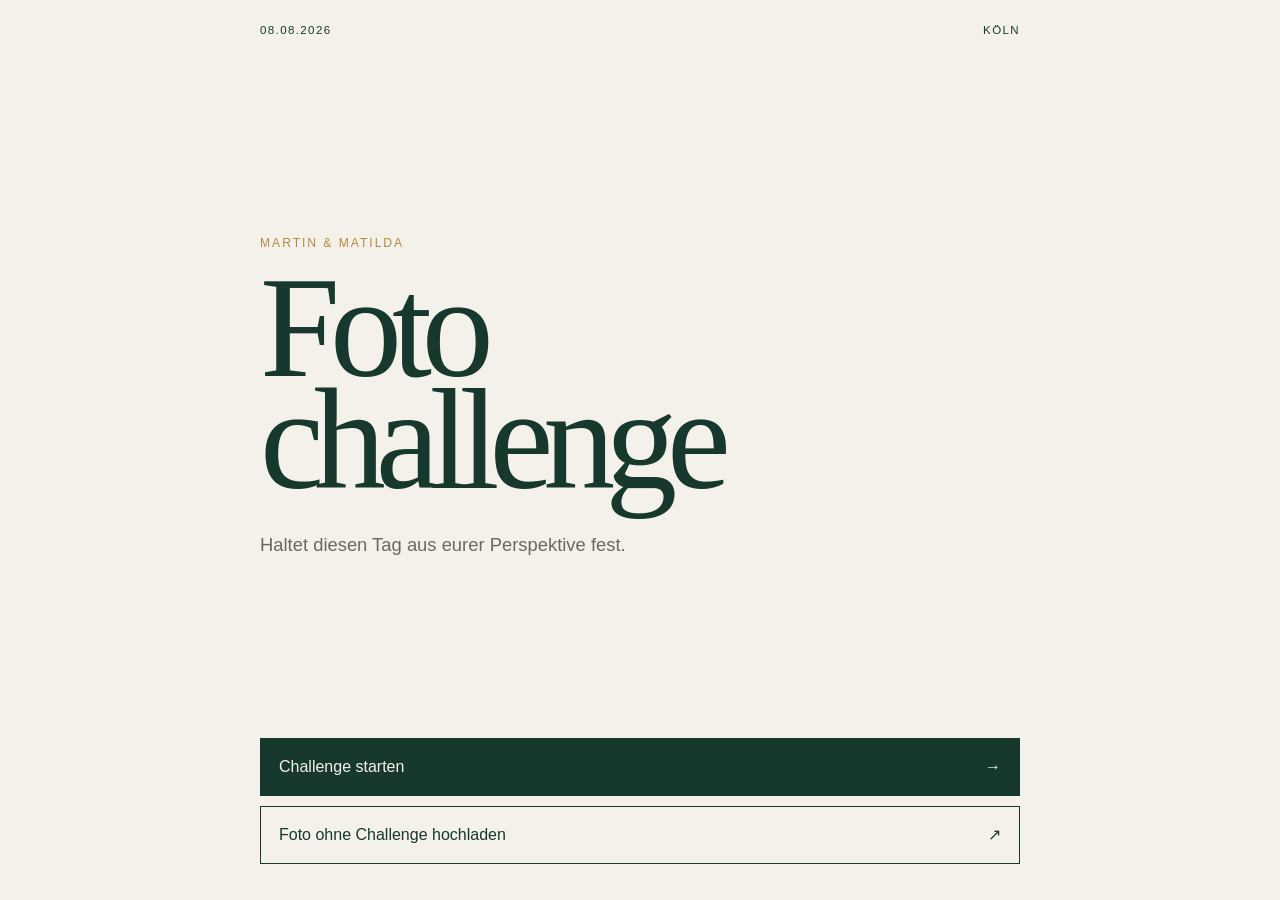
<file: index.html>
<!doctype html><html lang="de"><head><meta charset="utf-8"><meta name="viewport" content="width=device-width,initial-scale=1"><meta name="theme-color" content="#f4f1ea"><title>Martin & Matilda — Fotochallenge</title><link rel="stylesheet" href="style.css"></head><body><main class="app"><section id="welcomeView" class="view welcome-view is-active"><div class="topline"><span>08.08.2026</span><span>Köln</span></div><div class="welcome-copy"><p class="eyebrow">Martin & Matilda</p><h1>Foto<br>challenge</h1><p class="intro">Haltet diesen Tag aus eurer Perspektive fest.</p></div><div class="start-actions"><button id="enterButton" class="primary-button"><span>Challenge starten</span><span>→</span></button><button id="freeUploadButton" class="secondary-button"><span>Foto ohne Challenge hochladen</span><span>↗</span></button></div></section><section id="challengeView" class="view challenge-view"><div class="topline"><button id="backButton" class="quiet-button">←</button><span id="challengeCounter">01 / 25</span></div><article class="challenge-card"><p id="challengeNumber" class="challenge-number">01</p><h2 id="challengeText"></h2></article><div class="challenge-actions"><button id="shuffleButton" class="secondary-button"><span>Andere Aufgabe</span><span>↻</span></button><button id="chooseButton" class="primary-button"><span>Diese Aufgabe wählen</span><span>→</span></button></div><button id="allChallengesButton" class="list-link">Alle Aufgaben ansehen</button></section><section id="uploadView" class="view upload-view"><div class="topline"><button id="uploadBackButton" class="quiet-button">←</button><span>Upload</span></div><div class="selected-challenge"><p id="uploadChallengeNumber" class="challenge-number"></p><h2 id="uploadChallengeText"></h2></div><div class="form"><label for="guestName">Name <span>optional</span></label><input id="guestName" type="text" maxlength="60" placeholder="Euer Vorname oder eure Namen"><label for="photo">Foto</label><label for="photo" class="file-picker"><span id="fileLabel">Foto aufnehmen oder auswählen</span><span>↗</span></label><input id="photo" type="file" accept="image/*" hidden><div id="previewWrap" class="preview-wrap" hidden><img id="preview" alt="Vorschau"></div><button id="uploadButton" class="primary-button full-width"><span>Foto hochladen</span><span>→</span></button><p id="status" class="status"></p></div></section><section id="successView" class="view success-view"><div class="success-mark">✓</div><p class="eyebrow">Upload abgeschlossen</p><h2>Danke für eure Perspektive.</h2><p class="success-note">Euer Foto ist jetzt Teil der Live-Diashow.</p><button id="nextChallengeButton" class="primary-button full-width"><span>Nächste Challenge</span><span>→</span></button><button id="finishButton" class="list-link">Zur Startseite</button></section><section id="listView" class="view list-view"><div class="topline"><button id="listBackButton" class="quiet-button">←</button><span>Alle Aufgaben</span></div><div id="challengeList" class="challenge-list"></div></section></main><script src="script.js"></script></body></html>
</file>
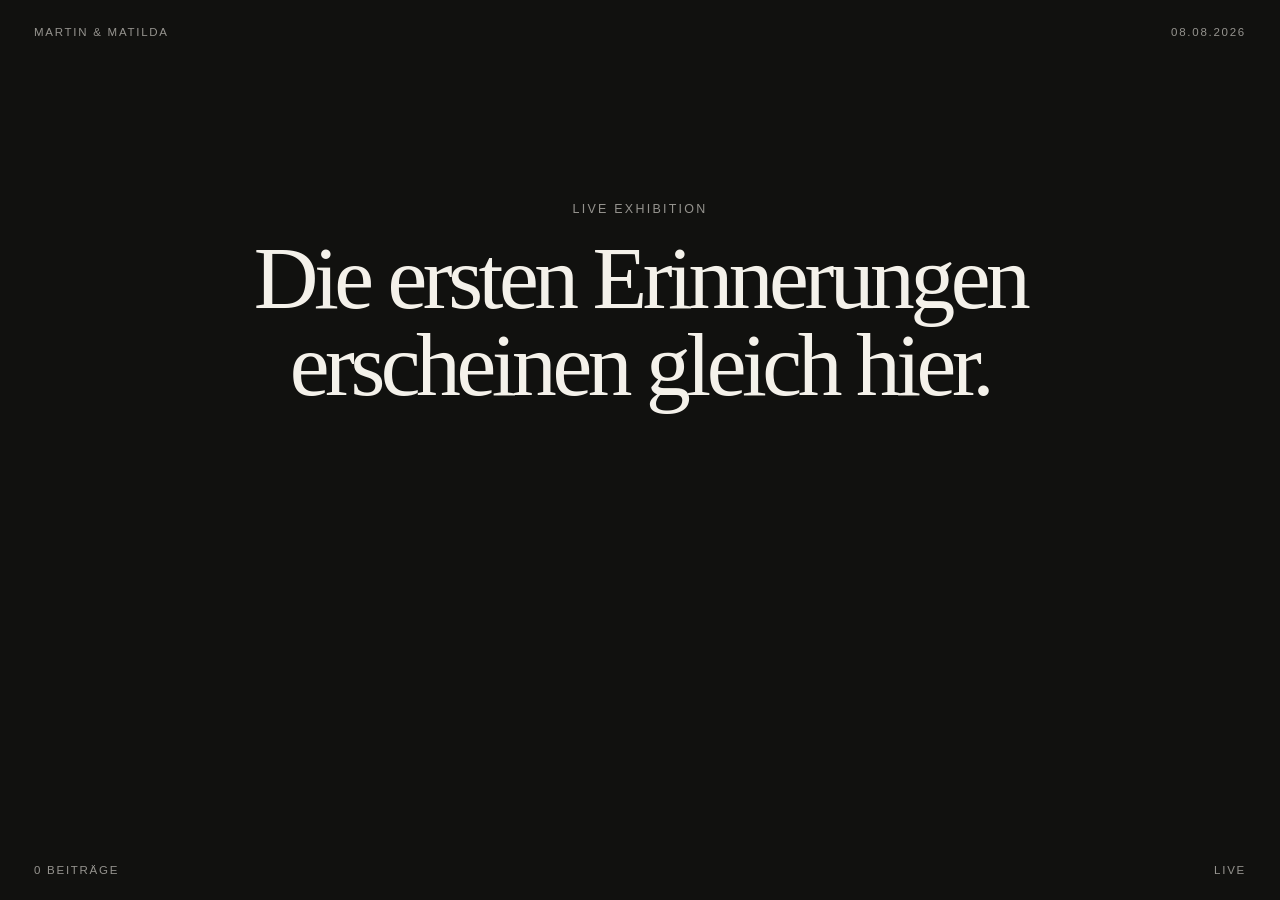
<file: slideshow.html>
<!doctype html>
<html lang="de">
<head>
  <meta charset="utf-8">
  <meta name="viewport" content="width=device-width, initial-scale=1">
  <meta name="theme-color" content="#11110f">
  <title>Martin & Matilda — Live-Diashow</title>
  <link rel="stylesheet" href="slideshow.css">
</head>
<body>
  <main class="slideshow">
    <header class="slideshow-header">
      <span>Martin & Matilda</span>
      <span>08.08.2026</span>
    </header>

    <section class="stage">
      <div id="emptyState" class="empty-state">
        <p>Live Exhibition</p>
        <h1>Die ersten Erinnerungen erscheinen gleich hier.</h1>
      </div>

      <figure id="slide" class="slide" hidden>
        <img id="slideImage" alt="">
        <figcaption>
          <span id="slideChallenge"></span>
          <span id="slideGuest"></span>
        </figcaption>
      </figure>
    </section>

    <footer class="slideshow-footer">
      <span id="photoCount">0 Beiträge</span>
      <span>Live</span>
    </footer>
  </main>

  <script src="slideshow.js"></script>
</body>
</html>
</file>
<file: style.css>
*{box-sizing:border-box}:root{--paper:#f4f1ea;--ink:#17382d;--muted:#6b6861;--line:rgba(23,56,45,.22);--gold:#b28a3d;font-family:Arial,Helvetica,sans-serif;color:var(--ink);background:var(--paper)}html,body{margin:0;min-height:100%;background:var(--paper)}button,input{font:inherit}.app{width:min(100% - 24px,760px);min-height:100vh;margin:0 auto}.view{display:none;min-height:100vh;padding:24px 0 36px}.view.is-active{display:flex;flex-direction:column}.topline{display:flex;justify-content:space-between;align-items:center;text-transform:uppercase;letter-spacing:.12em;font-size:.72rem}.welcome-view{justify-content:space-between}.welcome-copy{margin:auto 0;padding:54px 0 34px}.eyebrow{margin:0 0 22px;text-transform:uppercase;letter-spacing:.16em;font-size:.76rem;color:var(--gold)}h1{margin:0;font-family:Georgia,"Times New Roman",serif;font-size:clamp(4.6rem,20vw,9rem);font-weight:400;line-height:.78;letter-spacing:-.07em}.intro,.success-note{max-width:420px;margin:34px 0 0;color:var(--muted);font-size:1.15rem;line-height:1.5}.start-actions,.challenge-actions{display:grid;gap:10px}.primary-button,.secondary-button,.file-picker{display:flex;align-items:center;justify-content:space-between;width:100%;min-height:58px;padding:0 18px;cursor:pointer}.primary-button{border:1px solid var(--ink);background:var(--ink);color:var(--paper)}.secondary-button,.file-picker{border:1px solid var(--ink);background:transparent;color:var(--ink)}.quiet-button{padding:6px 8px 6px 0;border:0;background:transparent;font-size:1.2rem;cursor:pointer}.challenge-view{justify-content:space-between}.challenge-card{margin:auto 0;padding:70px 0}.challenge-number{margin:0 0 24px;color:var(--gold);letter-spacing:.12em;font-size:.78rem}h2{margin:0;font-family:Georgia,"Times New Roman",serif;font-size:clamp(2.7rem,10vw,5.2rem);font-weight:400;line-height:1.02;letter-spacing:-.045em}.list-link{margin:18px auto 0;padding:8px;border:0;border-bottom:1px solid var(--ink);background:transparent;font-size:.82rem;cursor:pointer}.upload-view{gap:44px}.selected-challenge{padding:34px 0 38px;border-bottom:1px solid var(--line)}.selected-challenge h2{font-size:clamp(2.2rem,8vw,4rem)}.form>label:not(.file-picker){display:flex;justify-content:space-between;margin:22px 0 8px;text-transform:uppercase;letter-spacing:.1em;font-size:.72rem}.form>label span{color:var(--muted);text-transform:none;letter-spacing:0}input[type=text]{width:100%;padding:14px 0;border:0;border-bottom:1px solid var(--ink);background:transparent}.preview-wrap{margin-top:18px;border:1px solid var(--line)}.preview-wrap img{display:block;width:100%;max-height:420px;object-fit:contain}.full-width{margin-top:24px}.status{min-height:1.3em;margin:14px 0 0;font-size:.86rem}.status.error{color:#8e2d2d}.success-view{justify-content:center;align-items:flex-start;gap:24px}.success-mark{width:58px;height:58px;display:grid;place-items:center;border:1px solid var(--gold);border-radius:50%;font-size:1.4rem}.challenge-list{padding:34px 0}.challenge-list-item{display:grid;grid-template-columns:42px 1fr;gap:12px;width:100%;padding:18px 0;border:0;border-top:1px solid var(--line);background:transparent;text-align:left;cursor:pointer}.challenge-list-item:last-child{border-bottom:1px solid var(--line)}.challenge-list-item span:first-child{color:var(--gold);font-size:.76rem}@media(min-width:700px){.challenge-actions{grid-template-columns:1fr 1.25fr}.app{width:min(100% - 56px,760px)}}
</file>
<file: slideshow.css>
* { box-sizing: border-box; }

:root {
  --bg: #11110f;
  --fg: #f4f1ea;
  --muted: rgba(244, 241, 234, .58);
  font-family: Arial, Helvetica, sans-serif;
}

html, body {
  margin: 0;
  width: 100%;
  height: 100%;
  overflow: hidden;
  background: var(--bg);
  color: var(--fg);
}

.slideshow {
  display: grid;
  grid-template-rows: auto 1fr auto;
  width: 100vw;
  height: 100vh;
  padding: 26px 34px 24px;
}

.slideshow-header,
.slideshow-footer {
  display: flex;
  justify-content: space-between;
  text-transform: uppercase;
  letter-spacing: .15em;
  font-size: .72rem;
  color: var(--muted);
}

.stage {
  position: relative;
  min-height: 0;
  display: grid;
  place-items: center;
  padding: 28px 0;
}

.empty-state {
  max-width: 840px;
  text-align: center;
}

.empty-state p {
  margin: 0 0 18px;
  text-transform: uppercase;
  letter-spacing: .18em;
  font-size: .78rem;
  color: var(--muted);
}

.empty-state h1 {
  margin: 0;
  font-family: Georgia, "Times New Roman", serif;
  font-size: clamp(3.2rem, 7vw, 7rem);
  font-weight: 400;
  line-height: .98;
  letter-spacing: -.05em;
}

.slide {
    width: 100%;
    height: 100%;
    min-height: 0;
    margin: 0;
    display: flex;
    flex-direction: column;
    gap: 20px;
    opacity: 0;
    transition: opacity 1.1s ease;
}

.slide.is-visible { opacity: 1; }

.slide img {
    width: 100%;
    height: 0;
    flex: 1 1 0;
    min-height: 0;
    object-fit: contain;
    object-position: center center;
    display: block;
}

figcaption {
  display: flex;
  justify-content: space-between;
  gap: 24px;
  color: var(--muted);
  font-size: .82rem;
}

#slideChallenge {
  color: var(--fg);
}

@media (max-width: 700px) {
  .slideshow { padding: 18px; }
  figcaption { flex-direction: column; gap: 6px; }
}
</file>
